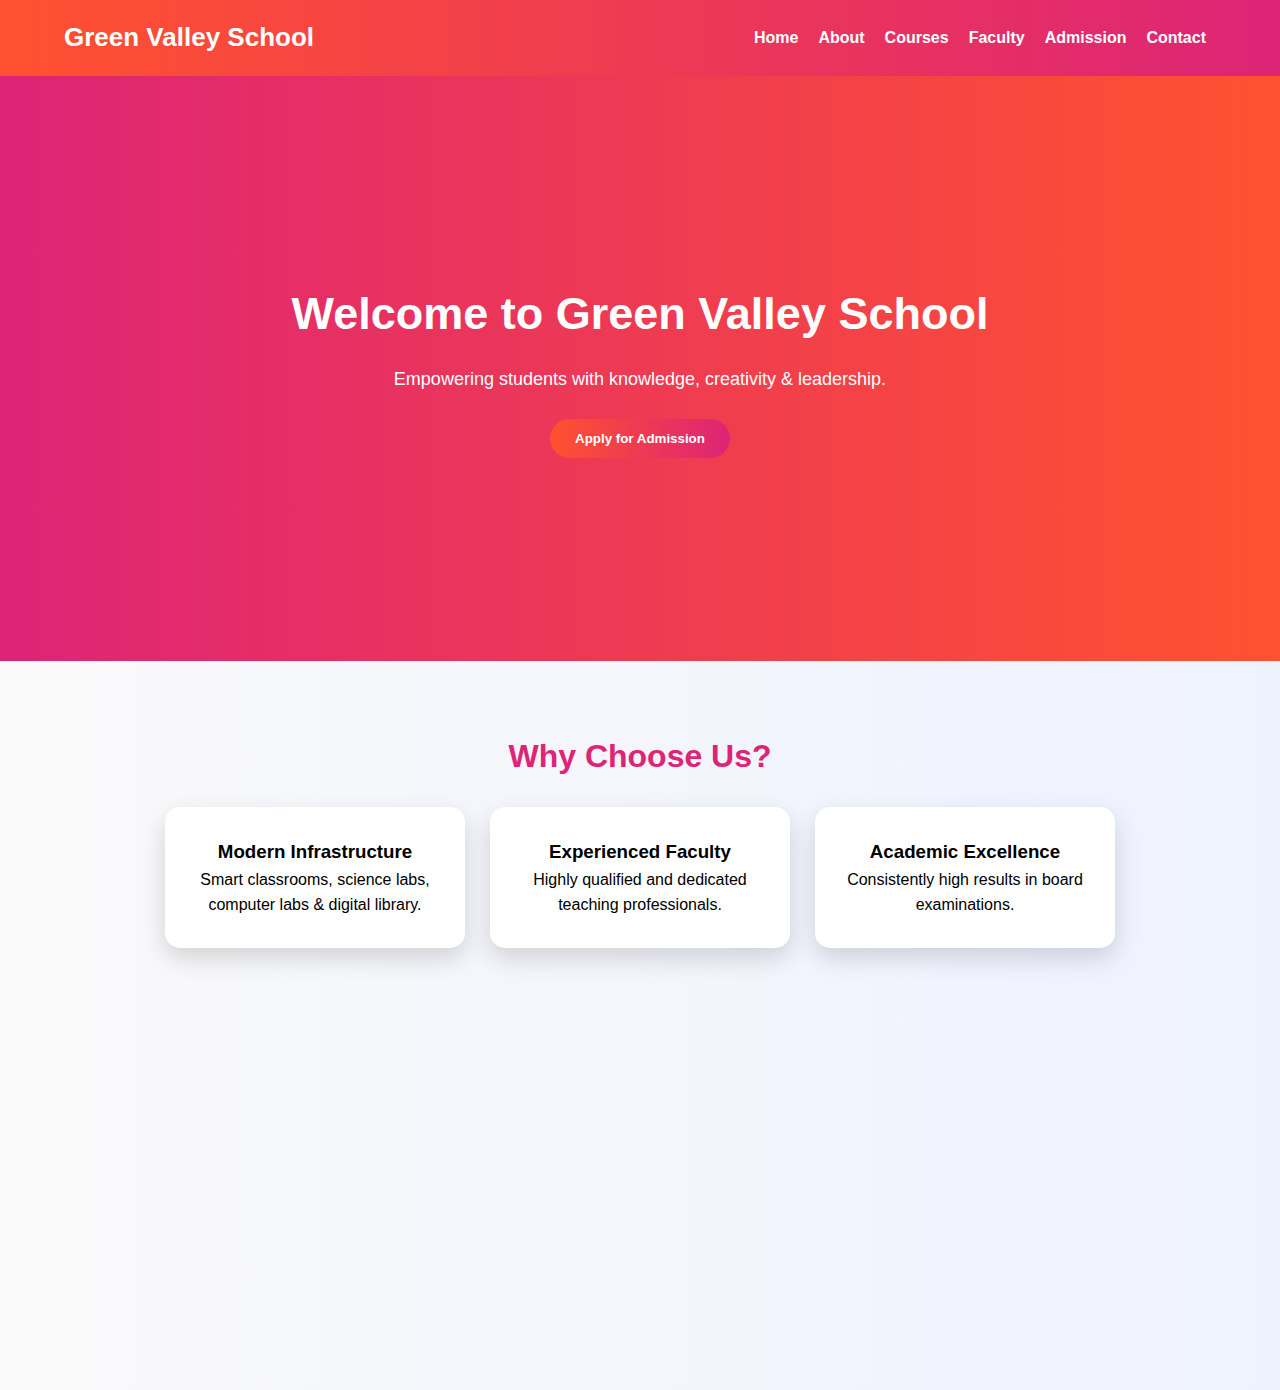
<file: index.html>
<!DOCTYPE html>
<html lang="en">

<head>
    <meta charset="UTF-8">
    <meta name="viewport" content="width=device-width, initial-scale=1.0">
    <title>Home</title>
    <link rel="stylesheet" href="style.css">
</head>

<body>
        <header>
<div class="container">
<nav>
<h1><a href="index.html">Green Valley School</a></h1>
<ul>
<li><a href="index.html">Home</a></li>
<li><a href="about.html">About</a></li>
<li><a href="courses.html">Courses</a></li>
<li><a href="faculty.html">Faculty</a></li>
<li><a href="admission.html">Admission</a></li>
<li><a href="contact.html">Contact</a></li>
</ul>
</nav>
</div>
</header>
    <div class="hero">
        <div>
            <h1>Welcome to Green Valley School</h1>
            <p>Empowering students with knowledge, creativity & leadership.</p>
            <br>
            <button onclick="location.href='admission.html'">Apply for Admission</button>
        </div>
    </div>

    <section>
        <h2>Why Choose Us?</h2>
        <div class="card-container">
            <div class="card">
                <i class="fas fa-school"></i>
                <h3>Modern Infrastructure</h3>
                <p>Smart classrooms, science labs, computer labs & digital library.</p>
            </div>

            <div class="card">
                <i class="fas fa-chalkboard-teacher"></i>
                <h3>Experienced Faculty</h3>
                <p>Highly qualified and dedicated teaching professionals.</p>
            </div>

            <div class="card">
                <i class="fas fa-trophy"></i>
                <h3>Academic Excellence</h3>
                <p>Consistently high results in board examinations.</p>
            </div>
        </div>
    </section>

</body>

</html>
</file>
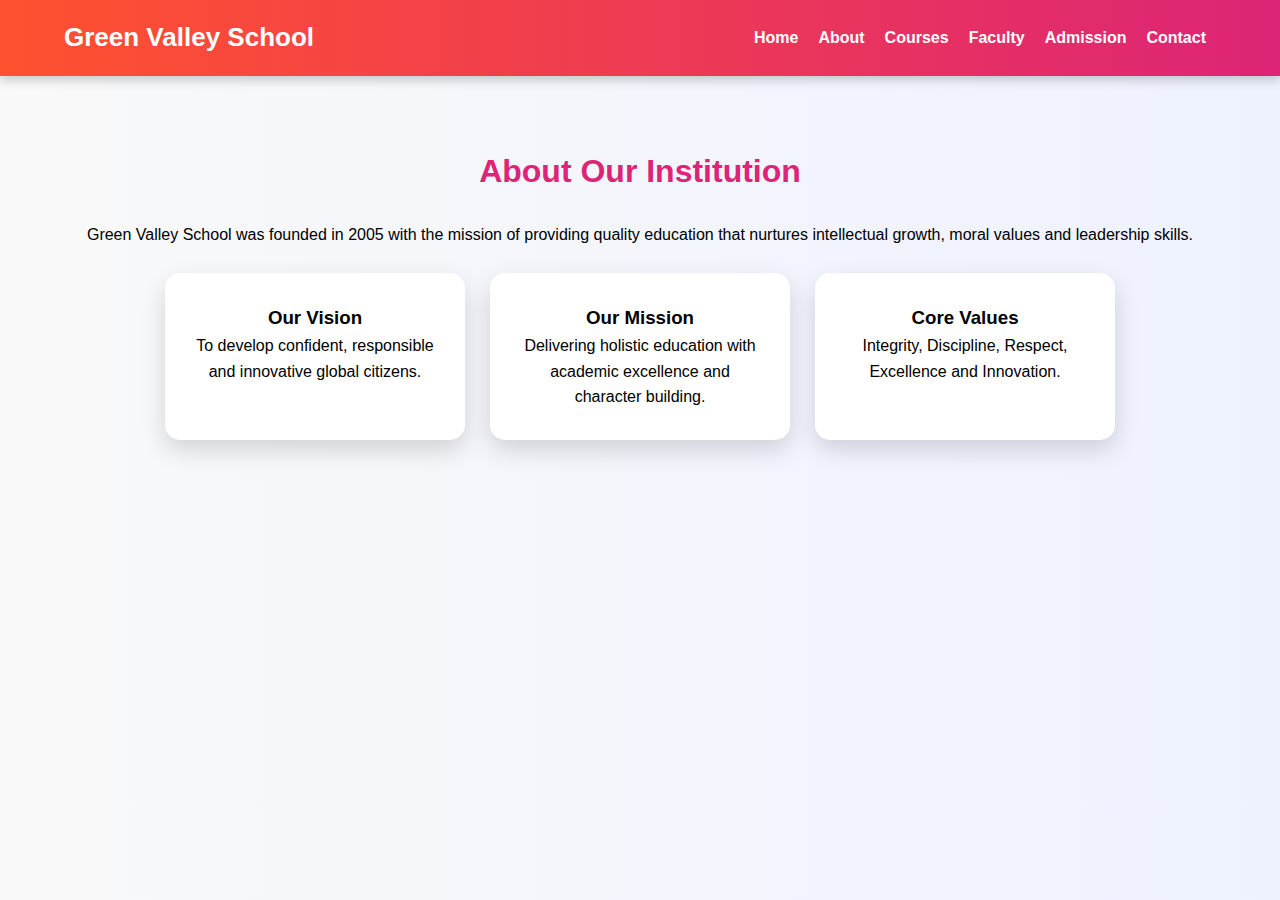
<file: about.html>
<!DOCTYPE html>
<html lang="en">

<head>
    <meta charset="UTF-8">
    <meta name="viewport" content="width=device-width, initial-scale=1.0">
    <title>About</title>
    <link rel="stylesheet" href="style.css">
</head>

<body>
    <header>
<div class="container">
<nav>
<h1><a href="index.html">Green Valley School</a></h1>
<ul>
<li><a href="index.html">Home</a></li>
<li><a href="about.html">About</a></li>
<li><a href="courses.html">Courses</a></li>
<li><a href="faculty.html">Faculty</a></li>
<li><a href="admission.html">Admission</a></li>
<li><a href="contact.html">Contact</a></li>
</ul>
</nav>
</div>
</header>
    <section>
        <h2>About Our Institution</h2>
        <p>
            Green Valley School was founded in 2005 with the mission of providing quality education
            that nurtures intellectual growth, moral values and leadership skills.
        </p>
        <br>

        <div class="card-container">
            <div class="card">
                <i class="fas fa-bullseye"></i>
                <h3>Our Vision</h3>
                <p>To develop confident, responsible and innovative global citizens.</p>
            </div>

            <div class="card">
                <i class="fas fa-book-open"></i>
                <h3>Our Mission</h3>
                <p>Delivering holistic education with academic excellence and character building.</p>
            </div>

            <div class="card">
                <i class="fas fa-heart"></i>
                <h3>Core Values</h3>
                <p>Integrity, Discipline, Respect, Excellence and Innovation.</p>
            </div>
        </div>
    </section>
</body>

</html>
</file>
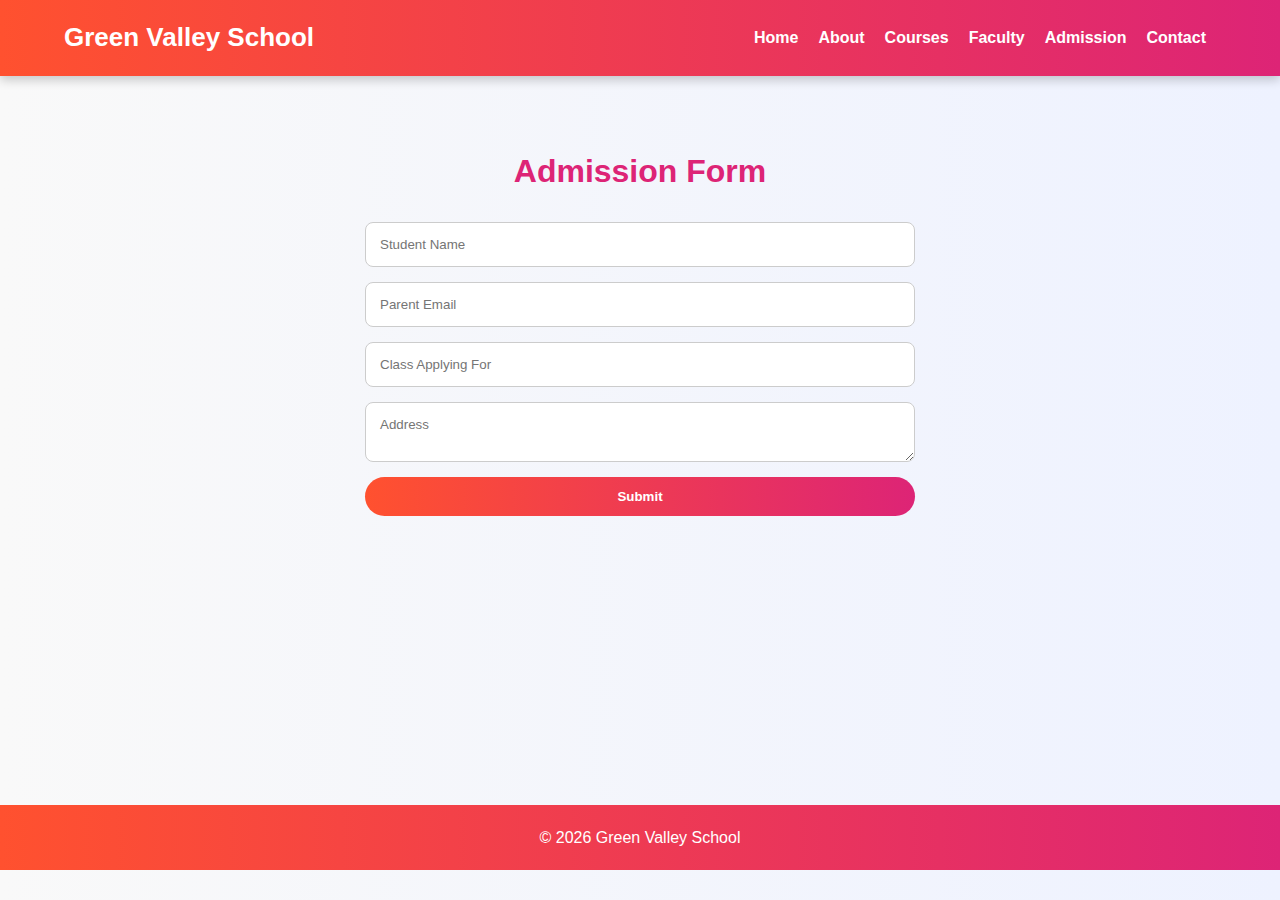
<file: admission.html>
<!DOCTYPE html>
<html>
<head>
<title>Admission</title>
<link rel="stylesheet" href="style.css">
</head>
<body>

<header>
<div class="container">
<nav>
<h1><a href="index.html">Green Valley School</a></h1>
<ul>
<li><a href="index.html">Home</a></li>
<li><a href="about.html">About</a></li>
<li><a href="courses.html">Courses</a></li>
<li><a href="faculty.html">Faculty</a></li>
<li><a href="admission.html">Admission</a></li>
<li><a href="contact.html">Contact</a></li>
</ul>
</nav>
</div>
</header>

<section>
<h2>Admission Form</h2>
<form>
<input type="text" placeholder="Student Name" required>
<input type="email" placeholder="Parent Email" required>
<input type="text" placeholder="Class Applying For" required>
<textarea placeholder="Address" required></textarea>
<button type="submit">Submit</button>
</form>
</section>

<footer>
<p>© 2026 Green Valley School</p>
</footer>

</body>
</html>
</file>
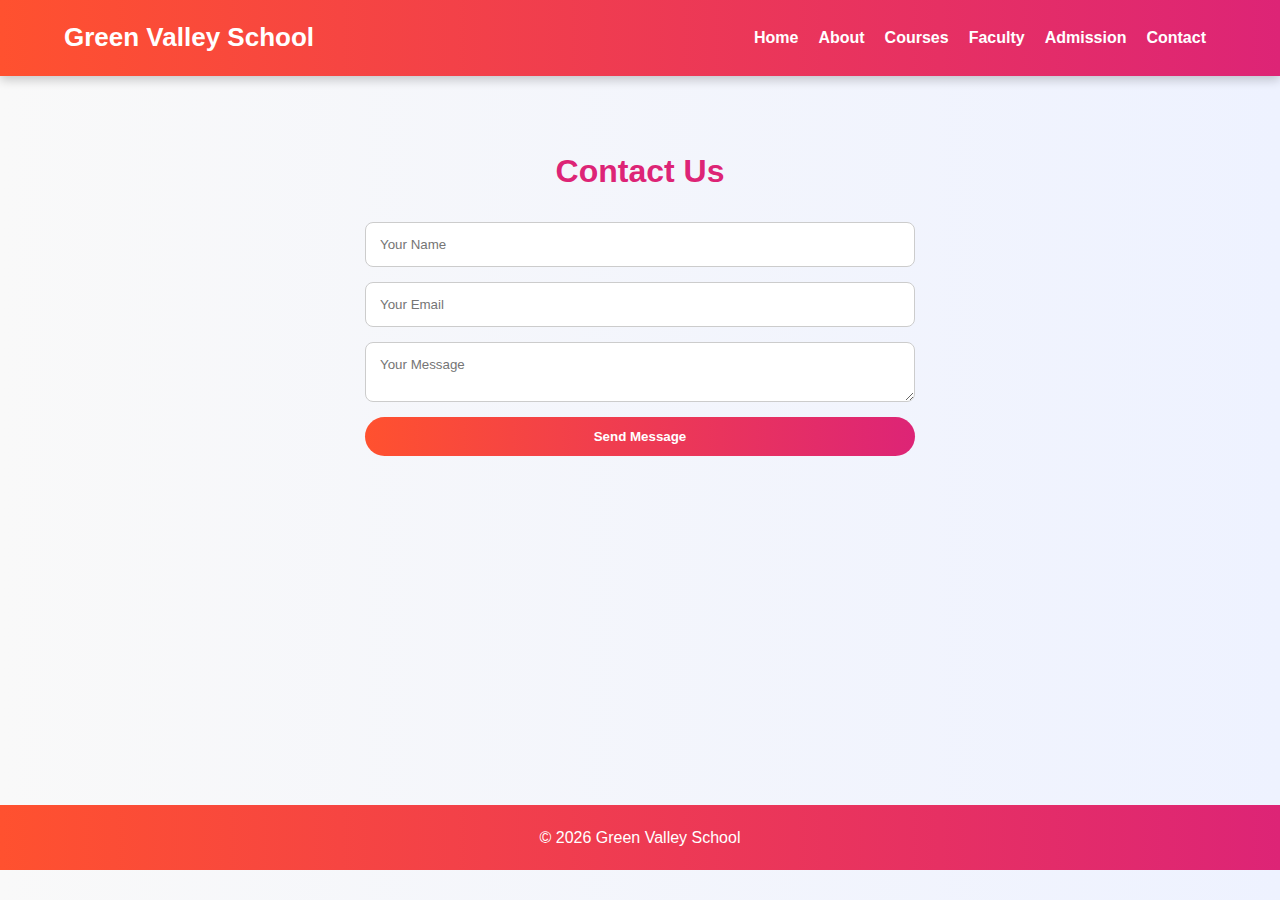
<file: contact.html>
<!DOCTYPE html>
<html>
<head>
<title>Contact</title>
<link rel="stylesheet" href="style.css">
</head>
<body>

<header>
<div class="container">
<nav>
<h1><a href="index.html">Green Valley School</a></h1>
<ul>
<li><a href="index.html">Home</a></li>
<li><a href="about.html">About</a></li>
<li><a href="courses.html">Courses</a></li>
<li><a href="faculty.html">Faculty</a></li>
<li><a href="admission.html">Admission</a></li>
<li><a href="contact.html">Contact</a></li>
</ul>
</nav>
</div>
</header>

<section>
<h2>Contact Us</h2>
<form>
<input type="text" placeholder="Your Name" required>
<input type="email" placeholder="Your Email" required>
<textarea placeholder="Your Message" required></textarea>
<button type="submit">Send Message</button>
</form>
</section>

<footer>
<p>© 2026 Green Valley School</p>
</footer>

</body>
</html>
</file>
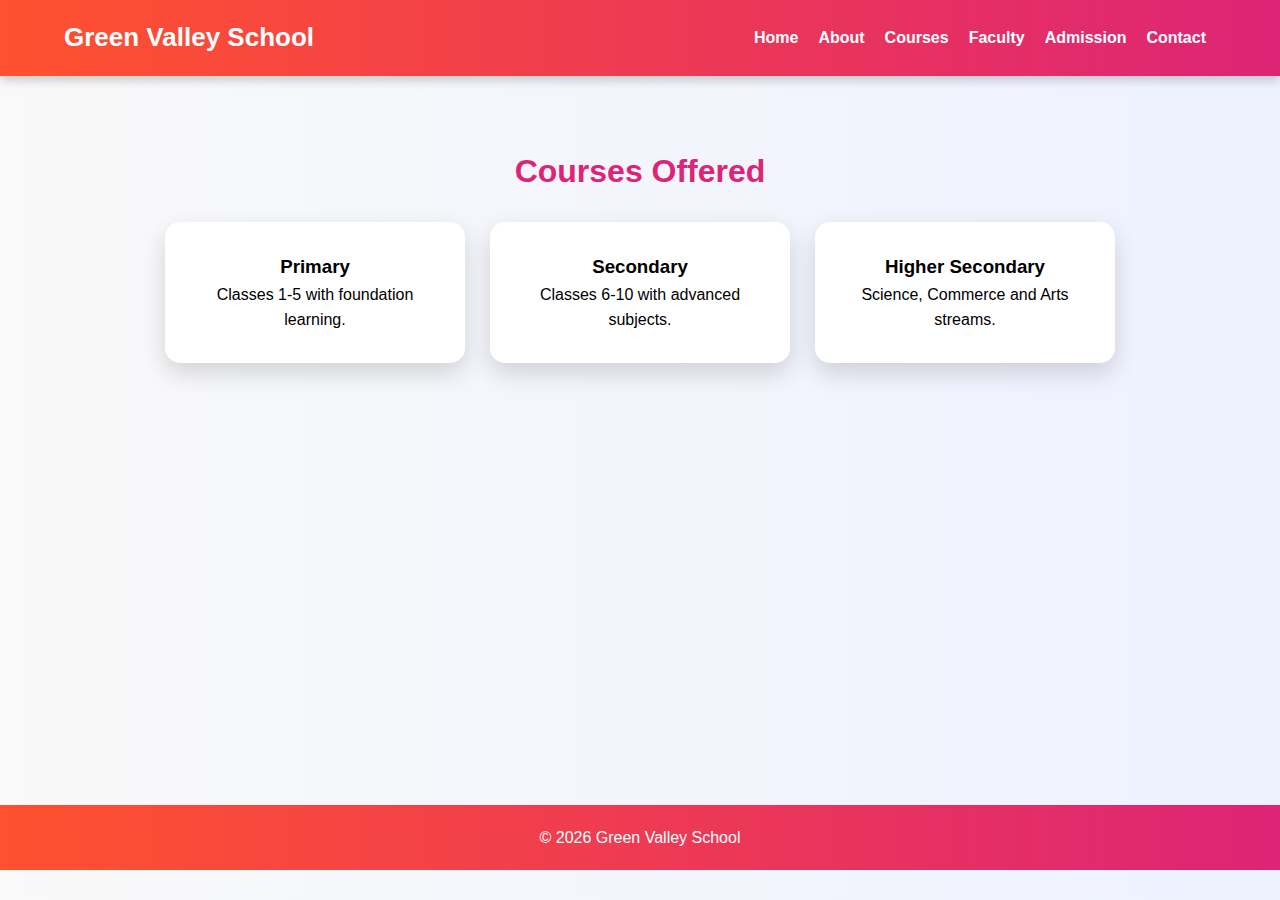
<file: courses.html>
<!DOCTYPE html>
<html>
<head>
<title>Courses</title>
<link rel="stylesheet" href="style.css">
</head>
<body>

<header>
<div class="container">
<nav>
<h1><a href="index.html">Green Valley School</a></h1>
<ul>
<li><a href="index.html">Home</a></li>
<li><a href="about.html">About</a></li>
<li><a href="courses.html">Courses</a></li>
<li><a href="faculty.html">Faculty</a></li>
<li><a href="admission.html">Admission</a></li>
<li><a href="contact.html">Contact</a></li>
</ul>
</nav>
</div>
</header>

<section>
<h2>Courses Offered</h2>
<div class="card-container">
<div class="card">
<h3>Primary</h3>
<p>Classes 1-5 with foundation learning.</p>
</div>
<div class="card">
<h3>Secondary</h3>
<p>Classes 6-10 with advanced subjects.</p>
</div>
<div class="card">
<h3>Higher Secondary</h3>
<p>Science, Commerce and Arts streams.</p>
</div>
</div>
</section>

<footer>
<p>© 2026 Green Valley School</p>
</footer>

</body>
</html>
</file>
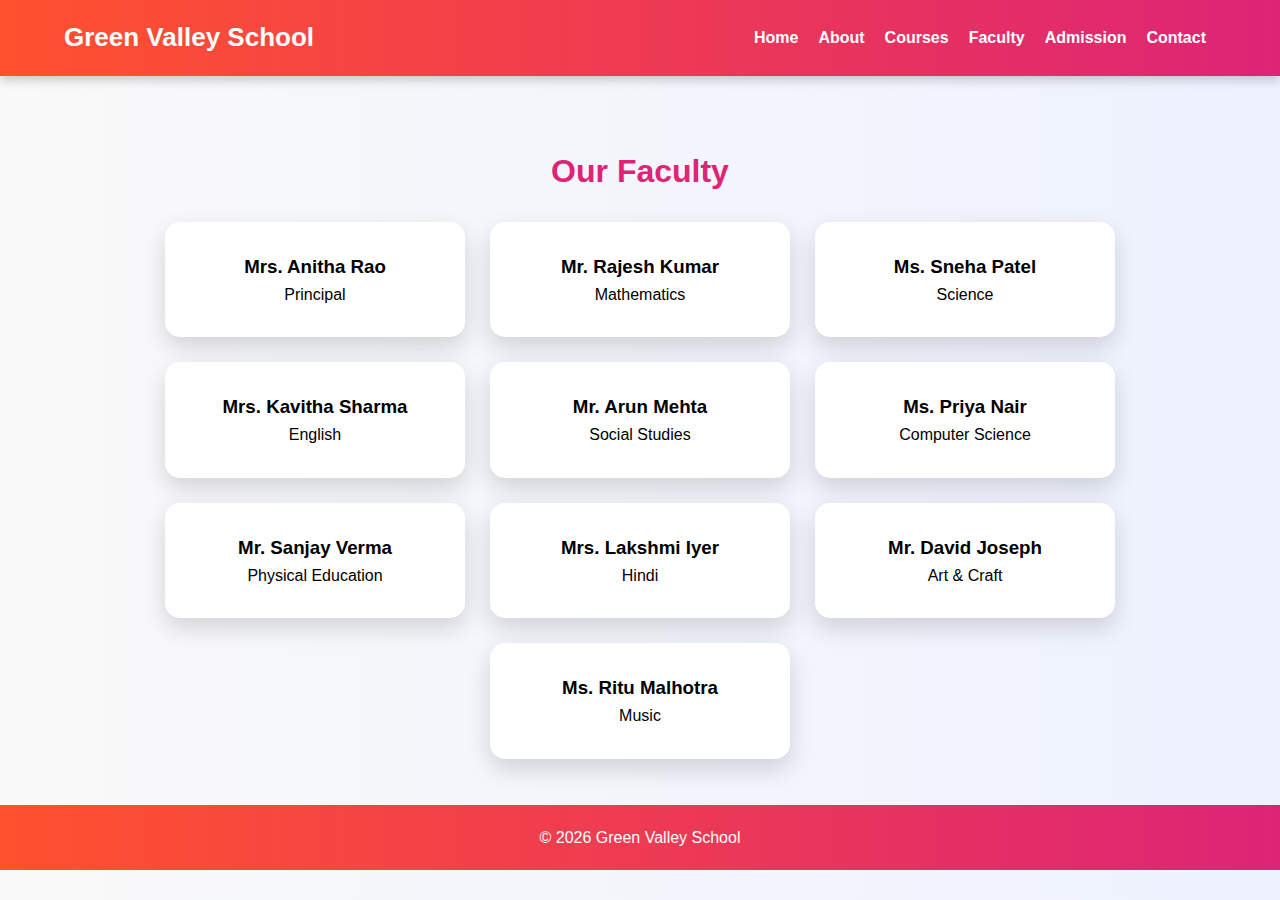
<file: faculty.html>
<!DOCTYPE html>
<html>
<head>
<title>Faculty</title>
<link rel="stylesheet" href="style.css">
</head>
<body>

<header>
<div class="container">
<nav>
<h1><a href="index.html">Green Valley School</a></h1>
<ul>
<li><a href="index.html">Home</a></li>
<li><a href="about.html">About</a></li>
<li><a href="courses.html">Courses</a></li>
<li><a href="faculty.html">Faculty</a></li>
<li><a href="admission.html">Admission</a></li>
<li><a href="contact.html">Contact</a></li>
</ul>
</nav>
</div>
</header>

<section>
<h2>Our Faculty</h2>
<div class="card-container">

<div class="card">
<h3>Mrs. Anitha Rao</h3>
<p>Principal</p>
</div>

<div class="card">
<h3>Mr. Rajesh Kumar</h3>
<p>Mathematics</p>
</div>

<div class="card">
<h3>Ms. Sneha Patel</h3>
<p>Science</p>
</div>

<div class="card">
<h3>Mrs. Kavitha Sharma</h3>
<p>English</p>
</div>

<div class="card">
<h3>Mr. Arun Mehta</h3>
<p>Social Studies</p>
</div>

<div class="card">
<h3>Ms. Priya Nair</h3>
<p>Computer Science</p>
</div>

<div class="card">
<h3>Mr. Sanjay Verma</h3>
<p>Physical Education</p>
</div>

<div class="card">
<h3>Mrs. Lakshmi Iyer</h3>
<p>Hindi</p>
</div>

<div class="card">
<h3>Mr. David Joseph</h3>
<p>Art & Craft</p>
</div>

<div class="card">
<h3>Ms. Ritu Malhotra</h3>
<p>Music</p>
</div>

</div>
</section>


<footer>
<p>© 2026 Green Valley School</p>
</footer>

</body>
</html>
</file>
<file: style.css>
*{
    margin:0;
    padding:0;
    box-sizing:border-box;
    font-family: 'Poppins', sans-serif;
}

body{
    background:linear-gradient(to right,#f9f9f9,#eef2ff);
    line-height:1.6;
}

/* HEADER */
header{
    background:linear-gradient(90deg,#ff512f,#dd2476);
    padding:15px 0;
    box-shadow:0 4px 10px rgba(0,0,0,0.2);
    a{
        color:white;
        text-decoration: none;
    }
}

.container{
    width:90%;
    margin:auto;
}

nav{
    display:flex;
    width: 100%;
    justify-content:space-between;
    align-items:center;
    flex-wrap:wrap;
}

nav h1{
    font-size:26px;
}

nav ul{
    list-style:none;
    display:flex;
    flex-wrap:wrap;
}

nav ul li{
    margin:10px;
}

nav ul li a{
    text-decoration:none;
    color:white;
    font-weight:600;
    transition:0.3s;
}

nav ul li a:hover{
    color:#ffe600;
}
nav h1:hover{
    color:#ffe600;
}

/* HERO */
.hero{
background: linear-gradient(to right, #dd2476, #ff512f);
    height:65vh;
    display:flex;
    justify-content:center;
    align-items:center;
    text-align:center;
    color:white;
    padding:20px;
}

.hero h1{
    font-size:45px;
}

.hero p{
    margin-top:15px;
    font-size:18px;
}

/* SECTION */
section{
    padding:70px 20px;
    text-align:center;
    height: 81vh;
}

h2{
    font-size:32px;
    margin-bottom:25px;
    color:#dd2476;
}

/* CARDS */
.card-container{
    display:flex;
    justify-content:center;
    
    flex-wrap:wrap;
    gap:25px;
}

.card{
    background:white;
    padding:30px;
    width:300px;
    border-radius:15px;
    box-shadow:0 10px 25px rgba(0,0,0,0.15);
    transition:0.4s;
}

.card:hover{
    transform:translateY(-12px);
}

.card i{
    font-size:40px;
    color:#ff512f;
    margin-bottom:15px;
}

/* BUTTON */
button{
    padding:12px 25px;
    background:linear-gradient(90deg,#ff512f,#dd2476);
    color:white;
    border:none;
    border-radius:30px;
    cursor:pointer;
    font-weight:bold;
    transition:0.3s;
}

button:hover{
    opacity:0.85;
}

/* FORM */
form{
    max-width:550px;
    margin:auto;
    display:flex;
    flex-direction:column;
}

form input, form textarea{
    margin-bottom:15px;
    padding:14px;
    border-radius:8px;
    border:1px solid #ccc;
}

form input:focus, form textarea:focus{
    border-color:#dd2476;
    outline:none;
}

/* FOOTER */
footer{
    background:linear-gradient(90deg,#ff512f,#dd2476);
    color:white;
    text-align:center;
    padding:20px;
}

/* RESPONSIVE */
@media(max-width:768px){
    .hero h1{
        font-size:30px;
    }
    nav{
        flex-direction:column;
    }
}
</file>
